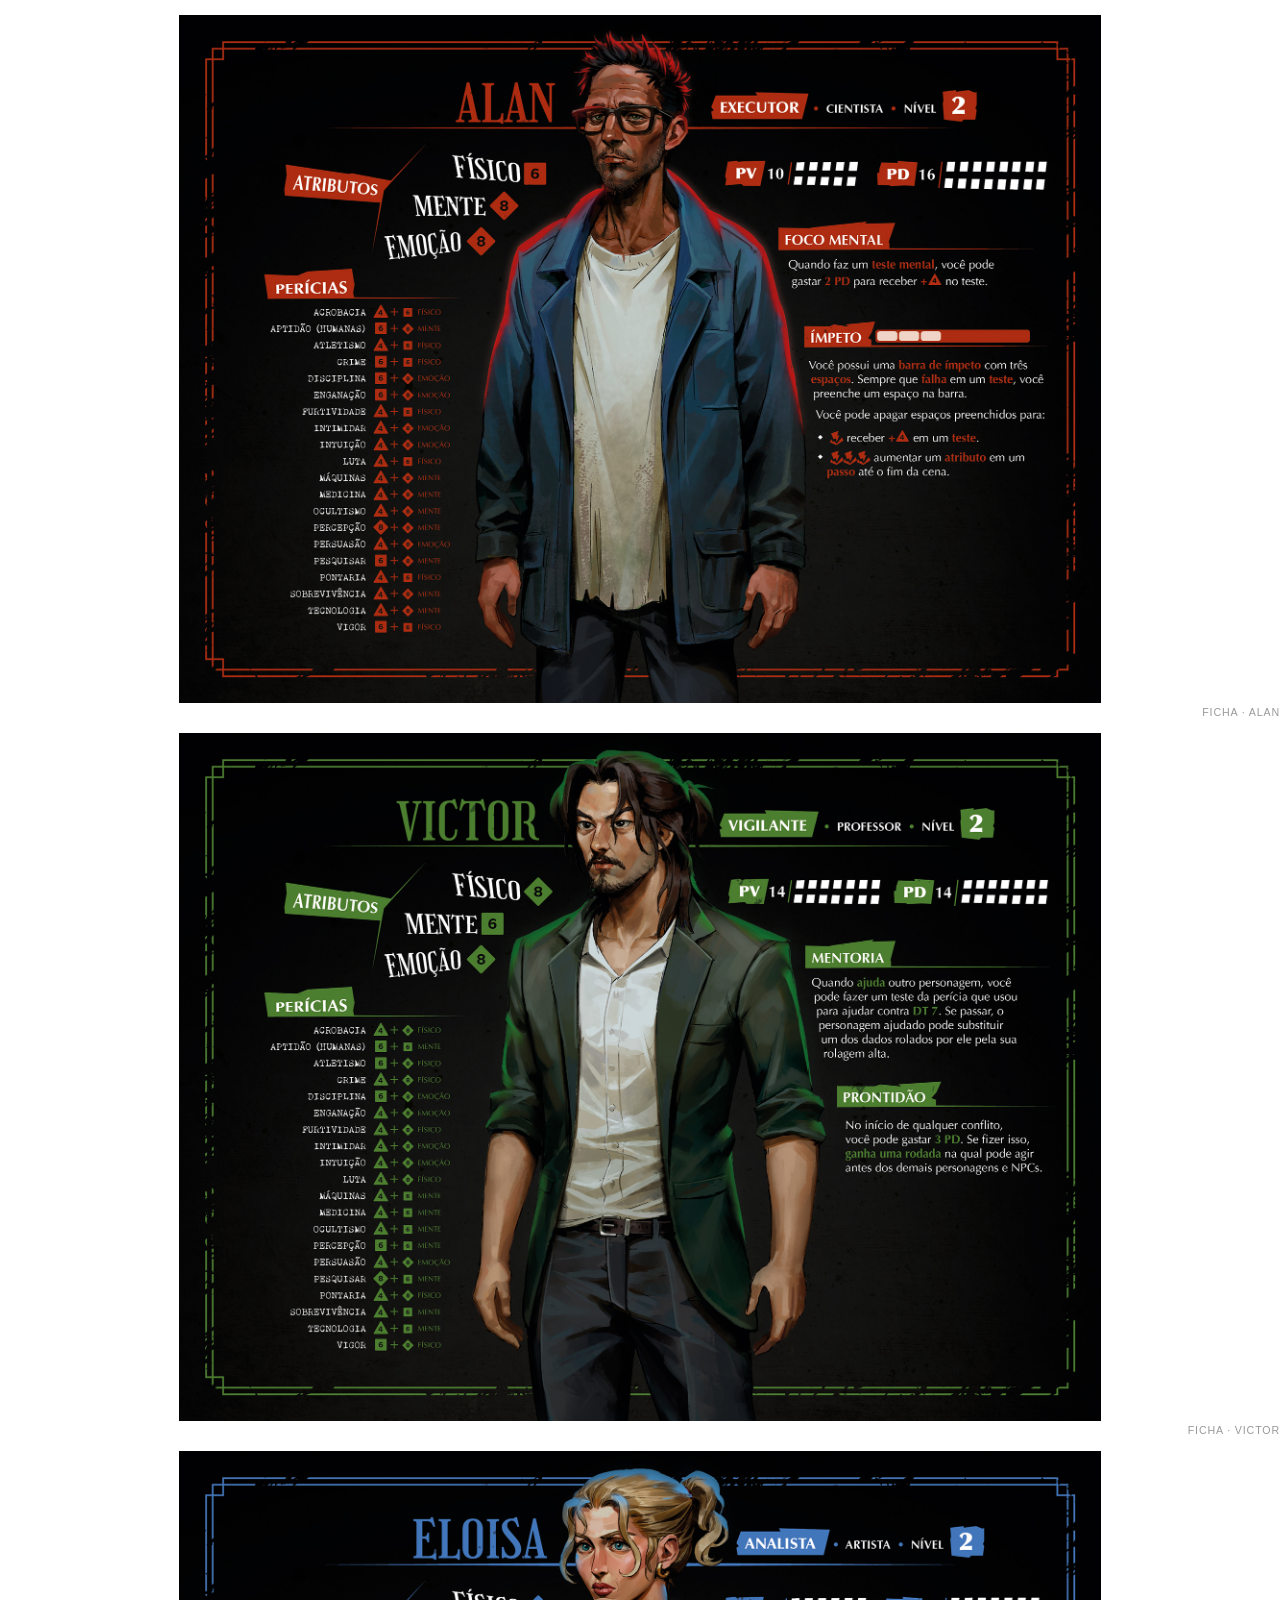
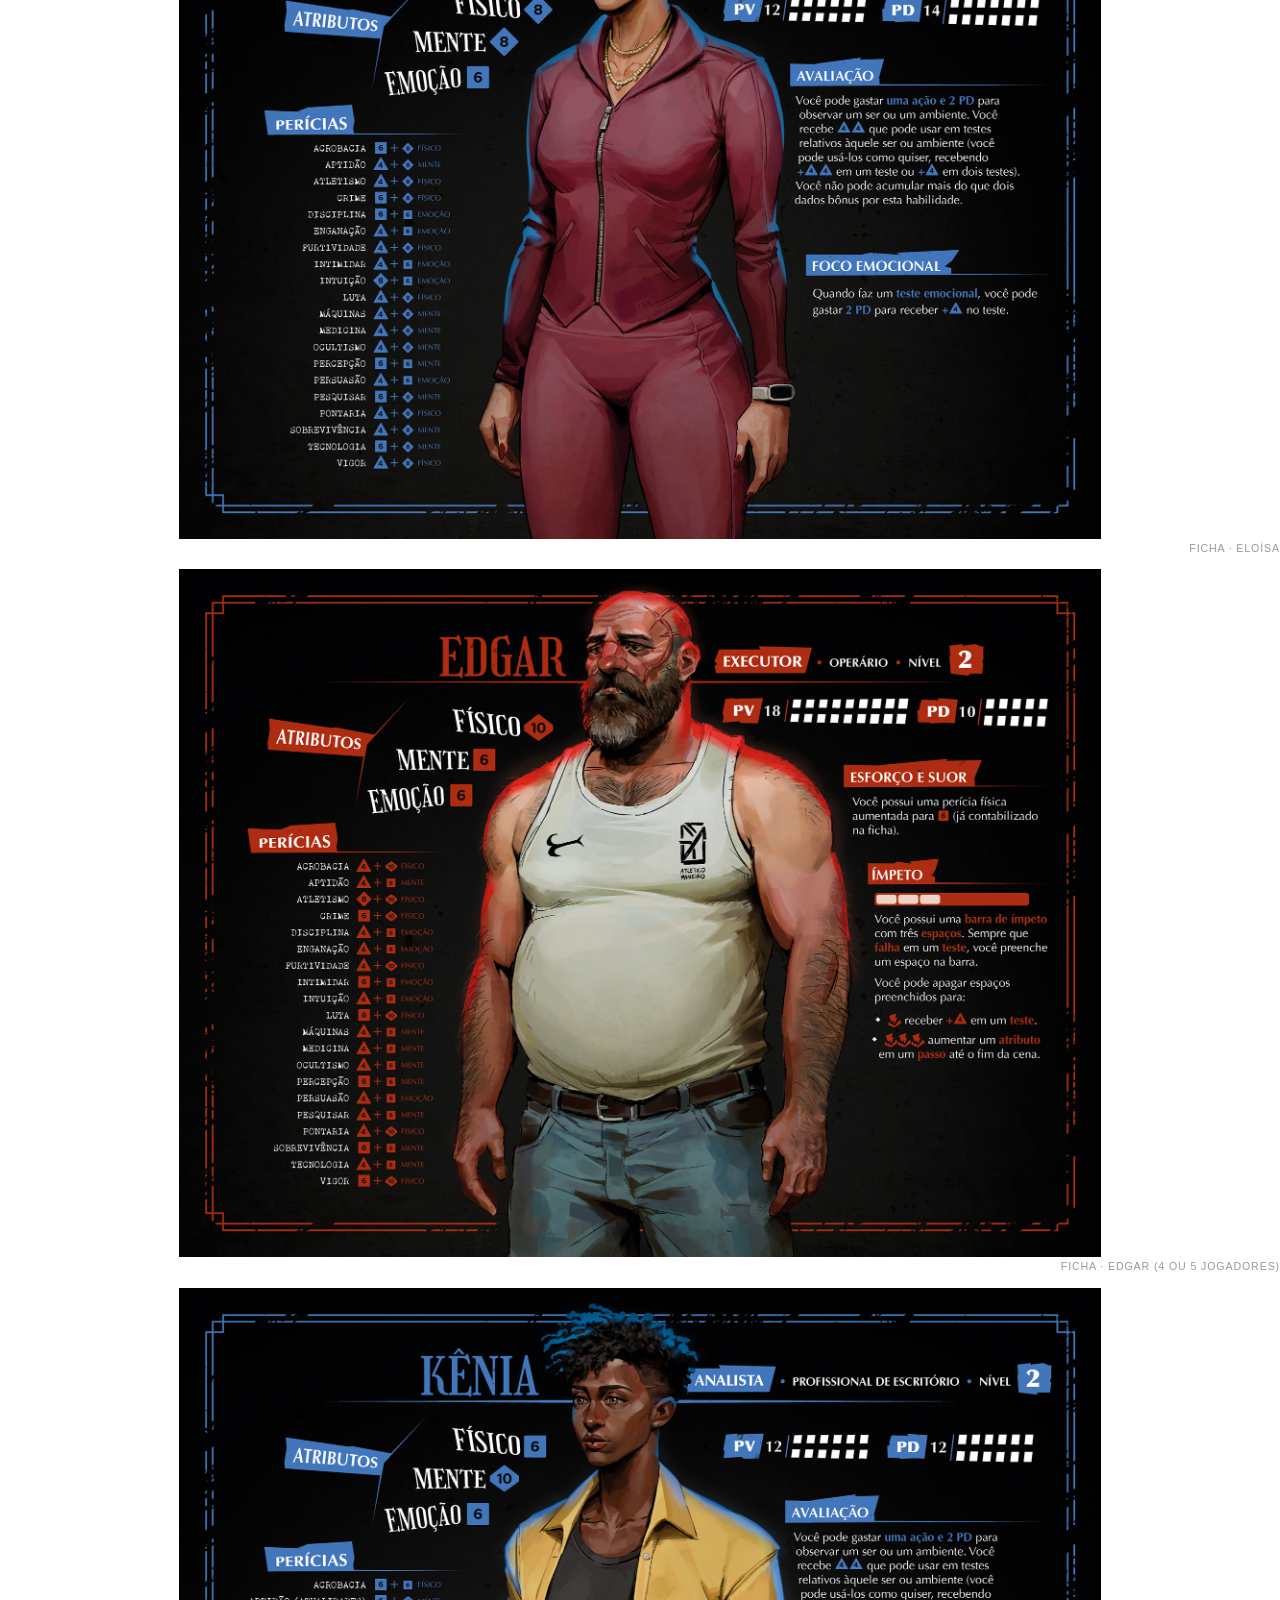
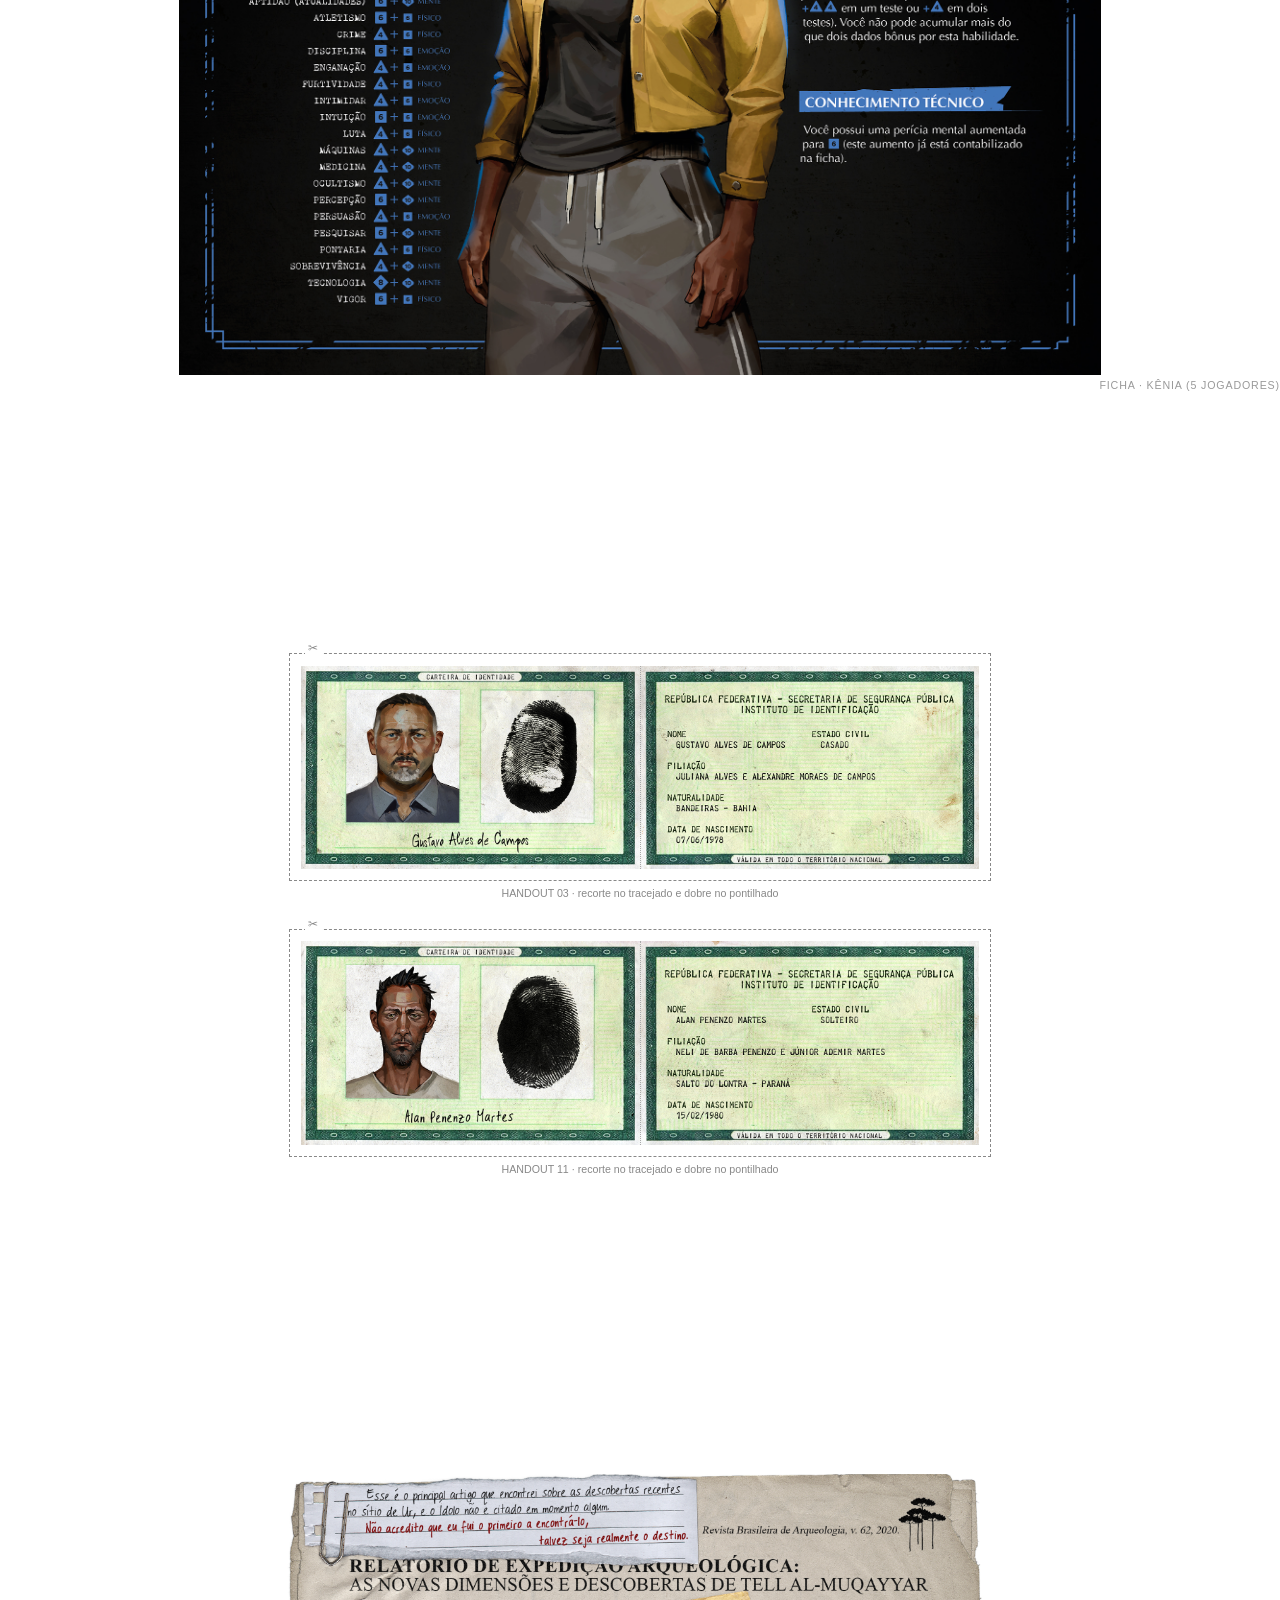
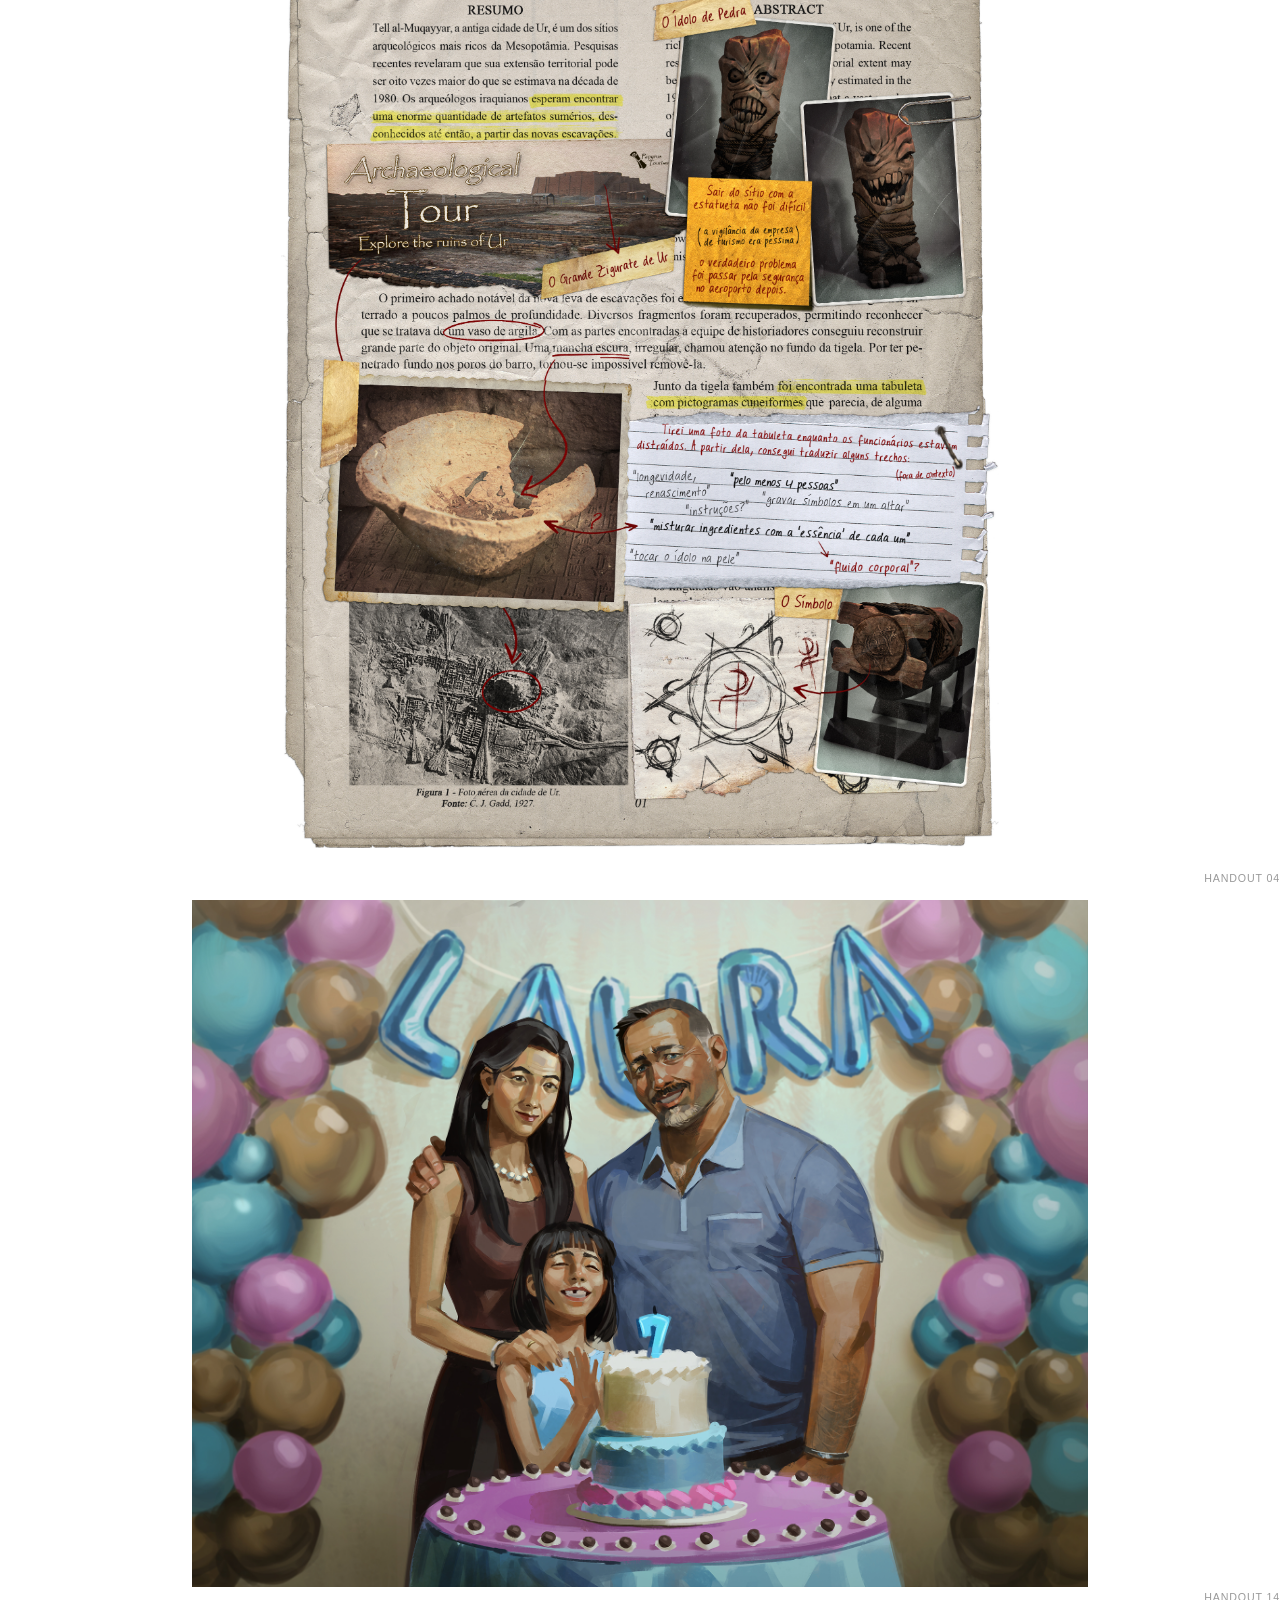
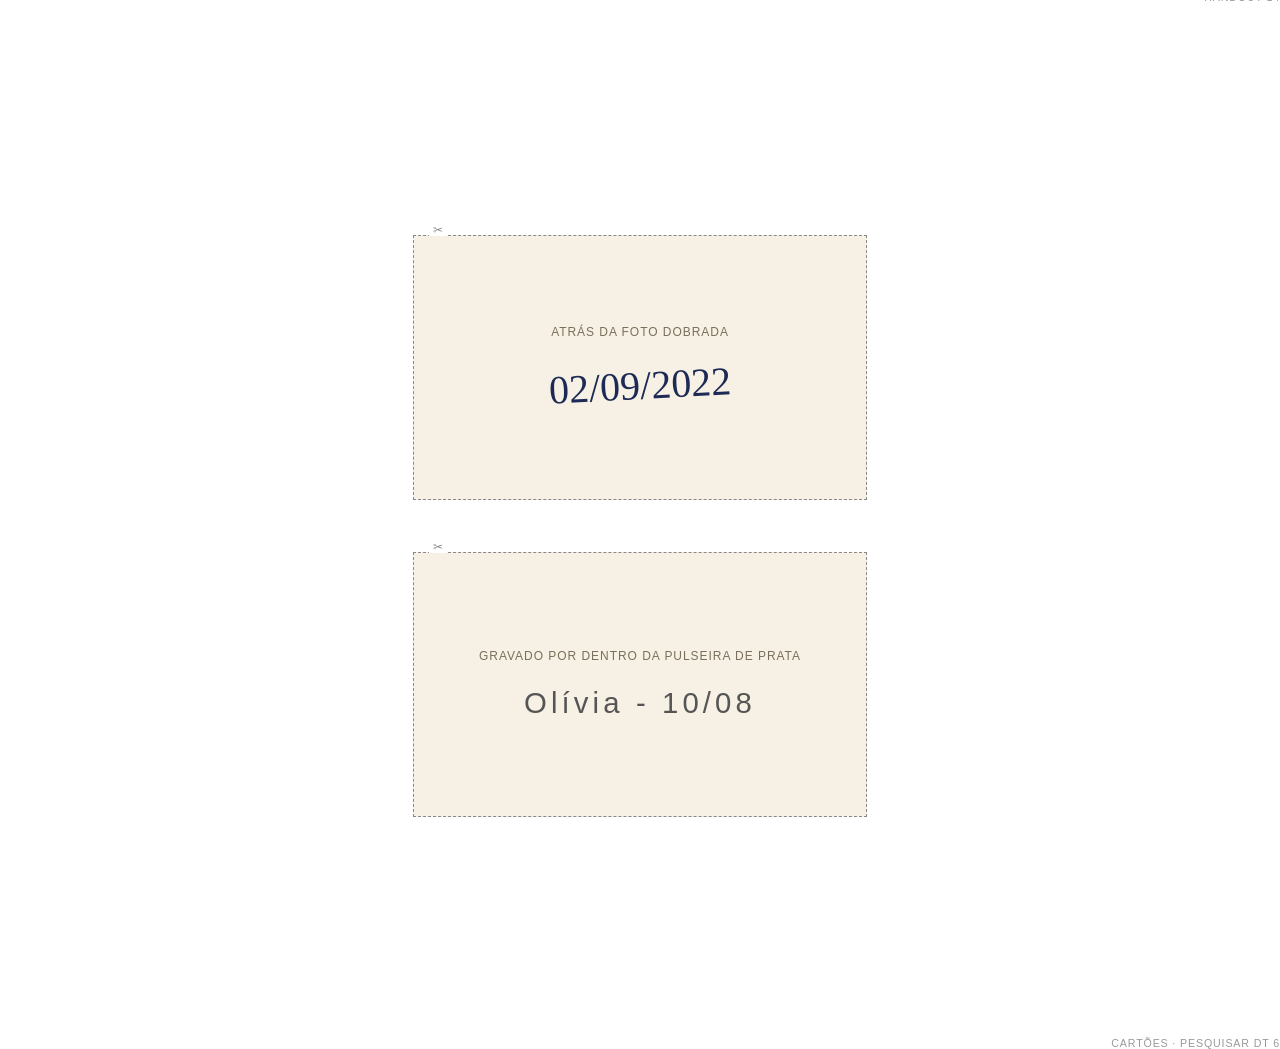
<file: impressao/impressao.html>
<!doctype html>
<html lang="pt-BR">
<head>
<meta charset="utf-8">
<title>O Ídolo de Pedra: material para imprimir</title>
<style>
  @page { size: A4 portrait; margin: 10mm; }
  @page paisagem { size: A4 landscape; margin: 10mm; }
  * { box-sizing: border-box; }
  html, body { margin: 0; font-family: -apple-system, "Helvetica Neue", Arial, sans-serif; color: #111; }
  .page { break-after: page; position: relative; height: 277mm; display: flex; flex-direction: column; align-items: center; justify-content: center; gap: 8mm; }
  .page:last-child { break-after: auto; }
  .landscape { page: paisagem; height: 190mm; }
  .page img { display: block; object-fit: contain; }
  .page > img { max-width: 190mm; max-height: 265mm; }
  .landscape > img { max-width: 277mm; max-height: 182mm; }
  .rg img { width: 100%; }
  .tag { position: absolute; bottom: 0; right: 0; font-size: 8pt; color: #999; letter-spacing: .08em; }
  .index { justify-content: flex-start; align-items: stretch; gap: 0; }
  .index h1 { font-size: 18pt; margin: 0 0 2mm; }
  .index .sub { margin: 0 0 6mm; color: #555; font-size: 10pt; }
  .index h2 { font-size: 11pt; margin: 6mm 0 2mm; text-transform: uppercase; letter-spacing: .06em; }
  .index table { width: 100%; border-collapse: collapse; font-size: 9.5pt; }
  .index td, .index th { text-align: left; padding: 1.6mm 2mm; border-bottom: .3mm solid #ddd; vertical-align: top; }
  .index th { font-size: 8pt; color: #666; text-transform: uppercase; letter-spacing: .05em; }
  .index td:first-child { width: 18mm; color: #666; white-space: nowrap; }
  .index ul { margin: 0; padding-left: 5mm; font-size: 9.5pt; line-height: 1.5; }
  .cut { border: .4mm dashed #888; padding: 3mm; position: relative; }
  .cut::before { content: "✂"; position: absolute; top: -3.2mm; left: 4mm; background: #fff; padding: 0 1mm; font-size: 9pt; color: #888; line-height: 1; }
  .rg { width: 186mm; }
  .rg .fold { position: absolute; top: 3mm; bottom: 3mm; left: 50%; border-left: .3mm dotted #aaa; }
  .rg-label { font-size: 8pt; color: #888; text-align: center; margin-top: 1.5mm; }
  .cards { display: flex; flex-direction: column; gap: 14mm; align-items: center; }
  .card { width: 120mm; height: 70mm; display: flex; flex-direction: column; justify-content: center; align-items: center; background: #f6f1e4; }
  .card small { font: 9pt -apple-system, sans-serif; color: #7a6f5a; letter-spacing: .08em; text-transform: uppercase; margin-bottom: 6mm; }
  .card .hand { font-family: "Bradley Hand", "Noteworthy", "Marker Felt", cursive; font-size: 30pt; color: #1d2a55; transform: rotate(-3deg); }
  .card .laser { font-family: "Avenir Next", "Helvetica Neue", sans-serif; font-size: 22pt; letter-spacing: .14em; color: #555; text-transform: none; }
  .phones { flex-direction: row; gap: 6mm; }
  .phones img { height: 175mm; max-height: 175mm; }
</style>
</head>
<body>

<section class="page landscape"><img src="../painel-do-mestre/assets/fichas/alan.jpg" alt=""><span class="tag">FICHA · ALAN</span></section>
<section class="page landscape"><img src="../painel-do-mestre/assets/fichas/victor.jpg" alt=""><span class="tag">FICHA · VICTOR</span></section>
<section class="page landscape"><img src="../painel-do-mestre/assets/fichas/eloisa.jpg" alt=""><span class="tag">FICHA · ELOÍSA</span></section>
<section class="page landscape"><img src="../painel-do-mestre/assets/fichas/edgar.jpg" alt=""><span class="tag">FICHA · EDGAR (4 OU 5 JOGADORES)</span></section>
<section class="page landscape"><img src="../painel-do-mestre/assets/fichas/kenia.jpg" alt=""><span class="tag">FICHA · KÊNIA (5 JOGADORES)</span></section>


<section class="page">
  <div>
    <div class="cut rg"><img src="../painel-do-mestre/assets/handouts/h03.jpg" alt=""><span class="fold"></span></div>
    <div class="rg-label">HANDOUT 03 · recorte no tracejado e dobre no pontilhado</div>
  </div>
  <div>
    <div class="cut rg"><img src="../painel-do-mestre/assets/handouts/h11.jpg" alt=""><span class="fold"></span></div>
    <div class="rg-label">HANDOUT 11 · recorte no tracejado e dobre no pontilhado</div>
  </div>
</section>

<section class="page"><img src="../painel-do-mestre/assets/handouts/h04.jpg" alt=""><span class="tag">HANDOUT 04</span></section>
<section class="page landscape"><img src="../painel-do-mestre/assets/handouts/h14.jpg" alt=""><span class="tag">HANDOUT 14</span></section>

<section class="page">
  <div class="cards">
    <div class="cut card"><small>Atrás da foto dobrada</small><span class="hand">02/09/2022</span></div>
    <div class="cut card"><small>Gravado por dentro da pulseira de prata</small><span class="laser">Olívia - 10/08</span></div>
  </div>
  <span class="tag">CARTÕES · PESQUISAR DT 6</span>
</section>



</body>
</html>
</file>
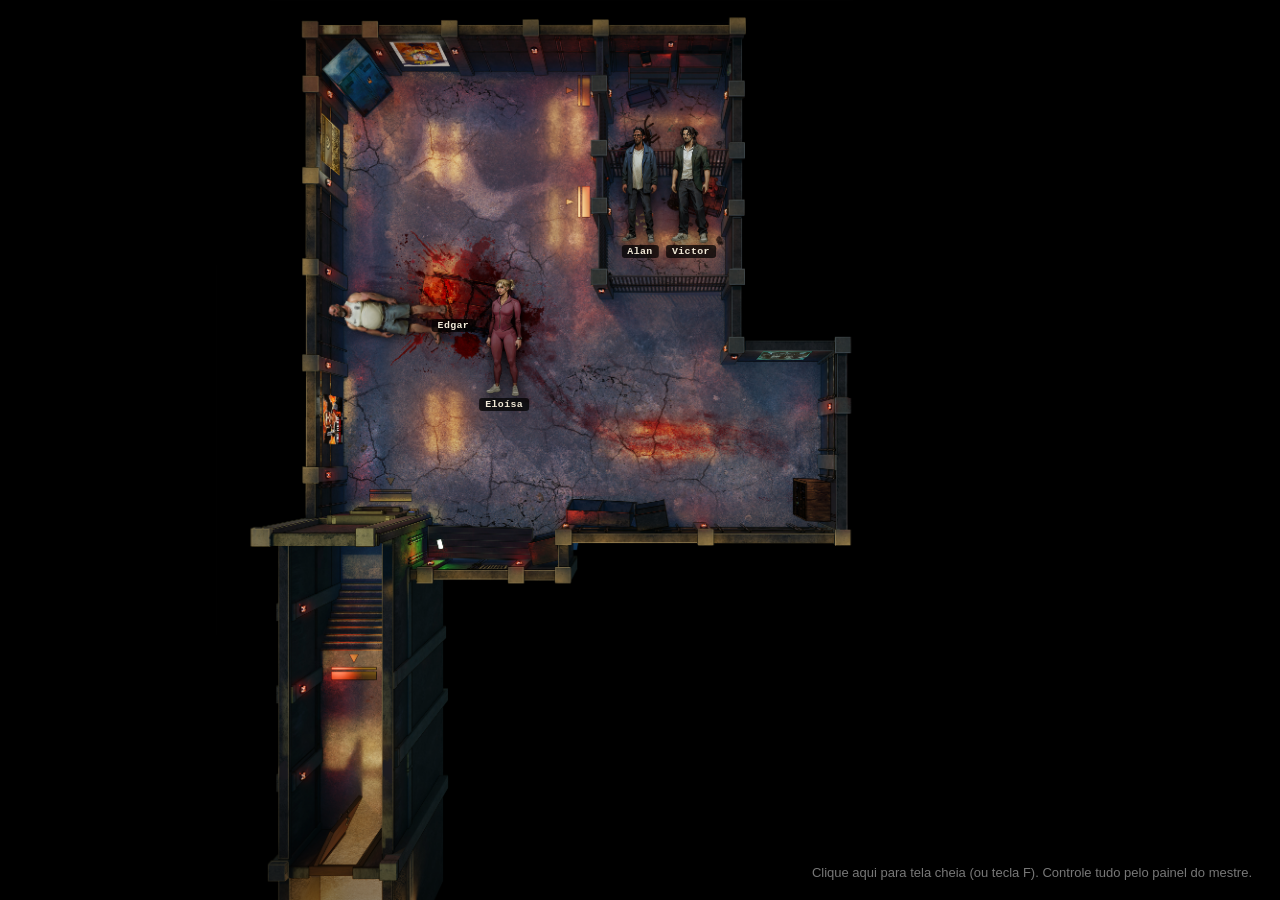
<file: painel-do-mestre/jogadores.html>
<!doctype html>
<html lang="pt-BR">
<head>
<meta charset="utf-8">
<meta name="viewport" content="width=device-width, initial-scale=1">
<link rel="icon" href="data:,">
<title>O Ídolo de Pedra</title>
<link rel="stylesheet" href="stage.css">
<style>
  html, body { margin: 0; height: 100%; background: #000; overflow: hidden; color: #eee; cursor: default; }
  #scene { position: fixed; inset: 0; display: grid; place-items: center; }
  #scene .stage { height: min(100vh, calc(100vw * 3750 / 3537)); transition: opacity .6s; animation: flicker 9s infinite; }
  #scene .stage.off { opacity: 0; }
  @keyframes flicker { 0%, 100% { filter: brightness(1); } 47% { filter: brightness(1); } 48% { filter: brightness(.82); } 49% { filter: brightness(1.04); } 50% { filter: brightness(.9); } 51% { filter: brightness(1); } }
  #blank { position: fixed; inset: 0; display: grid; place-items: center; font: 700 clamp(18px, 3vw, 40px) "Courier New", monospace; letter-spacing: .3em; color: #2a2522; text-transform: uppercase; transition: opacity .6s; }
  #blank.off { opacity: 0; }
  #vignette { position: fixed; inset: 0; pointer-events: none; background: radial-gradient(ellipse at center, transparent 55%, rgba(0, 0, 0, .85) 100%); }
  body.cursed #vignette { animation: cursed 3.2s ease-in-out infinite; }
  @keyframes cursed { 0%, 100% { box-shadow: inset 0 0 100px 20px rgba(110, 0, 0, .45); } 50% { box-shadow: inset 0 0 180px 50px rgba(160, 10, 0, .6); } }
  #show { position: fixed; inset: 0; background: #000; display: grid; grid-template-rows: auto 1fr; z-index: 5; }
  #show[hidden] { display: none; }
  #show-caption { font: 26px "Courier New", monospace; text-align: center; padding: 14px 120px; height: 64px; box-sizing: border-box; }
  #show-body { position: relative; min-height: 0; display: grid; place-items: center; }
  #show-img { max-width: 100vw; max-height: calc(100vh - 64px); object-fit: contain; }
  #show.no-caption { grid-template-rows: 1fr; }
  #show.no-caption #show-caption { display: none; }
  #show.no-caption #show-img { max-height: 100vh; }
  #show-timer { position: fixed; top: 10px; left: 22px; font: 700 80px/1 "Courier New", monospace; text-shadow: 0 0 20px #000; z-index: 6; }
  #show-timer.warn { color: #e0483a; animation: blink .5s steps(2) infinite; }
  @keyframes blink { 50% { opacity: .4; } }
  #show-done { font: 700 120px "Courier New", monospace; color: #e0483a; letter-spacing: .1em; }
  #door-count { position: fixed; right: 2.5vw; top: 50%; transform: translateY(-50%); z-index: 4; width: min(20vw, 300px); box-sizing: border-box; text-align: center; font: 700 clamp(14px, 1.6vw, 26px)/1.3 "Courier New", monospace; letter-spacing: .12em; color: #ff5a4a; background: rgba(0, 0, 0, .8); border: 2px solid #8a1a12; padding: 18px 12px; border-radius: 8px; text-shadow: 0 0 12px rgba(255, 40, 20, .8); }
  #door-count b { display: block; font-size: 4.2em; line-height: 1.1; animation: blink 1.2s steps(2) infinite; }
  #door-count[hidden] { display: none; }
  #hint { position: fixed; bottom: 14px; right: 18px; font: 13px -apple-system, sans-serif; color: #777; background: rgba(0, 0, 0, .6); padding: 6px 10px; border-radius: 6px; transition: opacity 1s; z-index: 10; }
  #hint.off { opacity: 0; }
</style>
</head>
<body>
  <div id="scene">
    <div class="stage off" id="stage"><img class="map" id="map" alt=""><div class="tokens" id="tokens"></div></div>
  </div>
  <div id="blank">O Ídolo de Pedra</div>
  <div id="vignette"></div>
  <div id="door-count" hidden></div>
  <div id="show" hidden>
    <div id="show-caption"></div>
    <div id="show-body">
      <div id="show-timer" hidden></div>
      <img id="show-img" alt="">
      <div id="show-done" hidden>TEMPO!</div>
    </div>
  </div>
  <div id="hint">Clique aqui para tela cheia (ou tecla F). Controle tudo pelo painel do mestre.</div>

  <script src="stage.js"></script>
  <script>
  (function () {
    "use strict";
    const $ = (id) => document.getElementById(id);
    const STORAGE_KEY = "op2-tela";
    let lastTs = 0;
    let currentMap = null;
    let currentShowKey = "";
    let timer = null;

    function apply(state) {
      if (!state || state.type !== "op2-state" || state.ts < lastTs) return;
      lastTs = state.ts;
      document.body.classList.toggle("cursed", !!state.cursed);
      const map = state.map && Stage.MAPS[state.map];
      if (state.map !== currentMap) {
        currentMap = state.map;
        $("stage").classList.add("off");
        if (map) {
          const img = $("map");
          img.onload = () => $("stage").classList.remove("off");
          img.src = map.file;
        }
      }
      $("blank").classList.toggle("off", !!map);
      if (map) Stage.syncTokens($("tokens"), state, false);
      else $("tokens").innerHTML = "";
      applyDoorCount(state.doorCountdown, state.doorPowered !== false);
      applyShow(state.show);
    }

    function applyDoorCount(left, powered) {
      const box = $("door-count");
      if (typeof left !== "number") {
        box.hidden = true;
        return;
      }
      box.hidden = false;
      box.innerHTML = powered ? `PORTA<br>DESTRAVANDO<b>${left}</b>${left === 1 ? "RODADA" : "RODADAS"}` : "PORTA<br>SEM ENERGIA<b>!</b>PAROU DE DESTRAVAR";
    }

    function applyShow(show) {
      const key = show ? `${show.src}|${show.startedAt}` : "";
      if (key === currentShowKey) return;
      currentShowKey = key;
      clearInterval(timer);
      if (!show) {
        $("show").hidden = true;
        $("show-img").removeAttribute("src");
        return;
      }
      $("show").hidden = false;
      $("show-caption").textContent = show.caption || "";
      $("show").classList.toggle("no-caption", !show.caption);
      $("show-img").src = show.src;
      $("show-img").hidden = false;
      $("show-done").hidden = true;
      $("show-timer").hidden = !show.seconds;
      if (!show.seconds) return;
      const endAt = show.startedAt + show.seconds * 1000;
      const tick = () => {
        const left = Math.max(0, endAt - Date.now());
        $("show-timer").textContent = String(Math.ceil(left / 1000));
        $("show-timer").classList.toggle("warn", left <= 3000);
        if (left <= 0) {
          clearInterval(timer);
          $("show-img").hidden = true;
          $("show-timer").hidden = true;
          $("show-done").hidden = false;
        }
      };
      tick();
      timer = setInterval(tick, 100);
    }

    // The panel may be opened from disk or from the session server, and it keeps
    // driving the same TV window when it moves from one to the other.
    const PANEL_ORIGINS = new Set([location.origin, "null", "file://", "http://localhost:8765", "http://127.0.0.1:8765"]);
    const fromOwnOrigin = (origin) => PANEL_ORIGINS.has(origin);
    window.addEventListener("message", (ev) => {
      if (ev.source !== window.opener || !fromOwnOrigin(ev.origin)) return;
      apply(ev.data);
    });

    function poll() {
      try {
        const raw = localStorage.getItem(STORAGE_KEY);
        if (raw) apply(JSON.parse(raw));
      } catch (err) {
        console.warn("Não foi possível ler o estado salvo.", err);
      }
    }

    function hello() {
      if (window.opener && !window.opener.closed) window.opener.postMessage({ type: "op2-hello" }, "*");
    }

    function toggleFullscreen() {
      if (document.fullscreenElement) document.exitFullscreen();
      else document.documentElement.requestFullscreen().catch((err) => console.warn("Tela cheia recusada.", err));
    }

    document.addEventListener("click", toggleFullscreen);
    document.addEventListener("keydown", (ev) => { if (ev.key === "f" || ev.key === "F") toggleFullscreen(); });
    document.addEventListener("fullscreenchange", () => $("hint").classList.toggle("off", !!document.fullscreenElement));

    poll();
    hello();
    setInterval(poll, 1000);
    setInterval(hello, 2000);
  })();
  </script>
</body>
</html>
</file>
<file: painel-do-mestre/stage.css>
.stage { position: relative; aspect-ratio: 3537 / 3750; }
.stage > img.map { position: absolute; inset: 0; width: 100%; height: 100%; display: block; user-select: none; -webkit-user-drag: none; }
.stage .tokens { position: absolute; inset: 0; }

.tk { position: absolute; display: flex; flex-direction: column; align-items: center; pointer-events: none; transition: left .35s ease, top .35s ease, opacity .4s, filter .4s; }
.tk img { display: block; pointer-events: none; }
.tk span { font: 700 clamp(9px, 1.1vmin, 15px) "Courier New", monospace; color: #f2ead8; background: rgba(0, 0, 0, .72); padding: 1px 6px; border-radius: 3px; white-space: nowrap; letter-spacing: .04em; }

.tk-corpo { height: calc(13% * var(--s)); transform: translate(-50%, -100%); transform-origin: 50% 100%; }
.tk-corpo img { height: 100%; width: auto; filter: drop-shadow(0 6px 6px rgba(0, 0, 0, .85)); }
.tk-corpo span { position: absolute; top: 100%; margin-top: 2px; }

.tk-ficha { width: calc(6.5% * var(--s)); transform: translate(-50%, -50%); }
.tk-ficha img { width: 100%; height: auto; filter: drop-shadow(0 3px 5px rgba(0, 0, 0, .9)); }
.tk-ficha span { margin-top: 2px; }

.tk.st-morto img { filter: grayscale(1) brightness(.85) sepia(.7) hue-rotate(-35deg) saturate(2.4) drop-shadow(0 0 6px rgba(150, 0, 0, .9)); }
.tk.st-morto span { color: #ff8b80; text-decoration: line-through; }
.tk-corpo.st-inconsciente { transform: translate(-50%, -100%) rotate(-82deg); }
.tk-corpo.st-inconsciente span { transform: rotate(82deg); }
.tk-corpo.st-morto { transform: translate(-50%, -100%) rotate(84deg); }
.tk-corpo.st-morto span { transform: rotate(-84deg); }
.tk-ficha.st-inconsciente img { opacity: .55; }
.tk.st-escapou { opacity: .35; }
.tk-monstro img { filter: drop-shadow(0 0 10px rgba(210, 0, 0, .95)); animation: monstro 1.6s ease-in-out infinite; }
.tk-monstro span { color: #ff8b80; }
.tk-monstro.st-inconsciente img { animation: none; opacity: .5; transform: rotate(80deg); }
@keyframes monstro { 50% { filter: drop-shadow(0 0 18px rgba(255, 20, 0, 1)); } }
</file>
